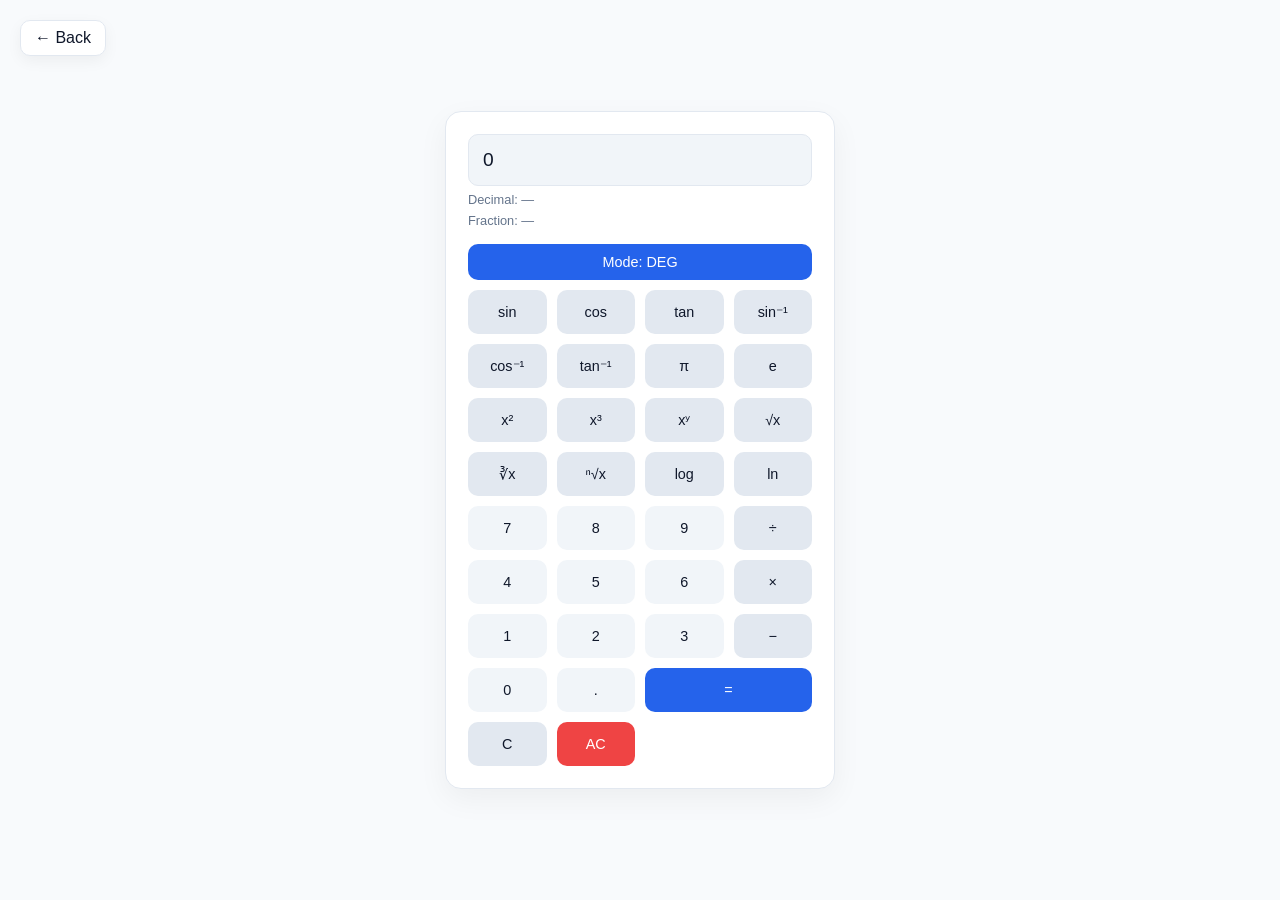
<file: ALL_IN_ONE_CALCULATOR_PROJECT_/scientific.html>
<!DOCTYPE html>
<html lang="en">
<head>
<meta charset="UTF-8">
<title>Scientific Calculator</title>

<style>
:root{
  --bg:#f8fafc;
  --card:#ffffff;
  --border:#e2e8f0;
  --primary:#2563eb;
  --text:#0f172a;
  --muted:#64748b;

  --btn:#f1f5f9;
  --btn-text:#0f172a;
  --op:#e2e8f0;
  --equal:#2563eb;
  --equal-text:#fff;
  --ac:#ef4444;
  --c:#f59e0b;

  --accent-soft:#e0f2fe;
  --accent:#2563eb;
}

*{
  margin:0;
  padding:0;
  box-sizing:border-box;
  font-family:'Segoe UI', sans-serif;
}

body{
  background:var(--bg);
  display:flex;
  justify-content:center;
  align-items:center;
  min-height:100vh;
}

/* BACK BUTTON */
.back-btn{
  position:fixed;
  top:20px;
  left:20px;
  padding:8px 14px;
  border-radius:10px;
  background:var(--card);
  border:1px solid var(--border);
  color:var(--text);
  font-weight:500;
  cursor:pointer;
  box-shadow:0 5px 15px rgba(0,0,0,0.05);
  transition:0.2s;
  z-index:999;
}
.back-btn:hover{
  background:var(--accent-soft);
  color:var(--accent);
}

/* CARD */
.calculator{
  background:var(--card);
  width:390px;
  padding:22px;
  border-radius:16px;
  border:1px solid var(--border);
  box-shadow:0 10px 30px rgba(0,0,0,0.05);
}

/* DISPLAY */
.display{
  background:#f1f5f9;
  color:var(--text);
  padding:14px;
  border-radius:10px;
  font-size:1.2rem;
  min-height:45px;
  border:1px solid var(--border);
}

.output{
  font-size:.8rem;
  margin:6px 0;
  color:var(--muted);
}

/* MODE BUTTON */
.mode{
  width:100%;
  margin:10px 0;
  background:var(--primary);
  border:none;
  color:white;
  padding:10px;
  border-radius:10px;
  cursor:pointer;
  font-weight:500;
}

/* GRID */
.buttons{
  display:grid;
  grid-template-columns:repeat(4,1fr);
  gap:10px;
}

/* BUTTONS */
button{
  padding:14px;
  border:none;
  border-radius:10px;
  background:var(--btn);
  color:var(--btn-text);
  cursor:pointer;
  font-size:.9rem;
}

button:hover{
  background:#e2e8f0;
}

/* SPECIAL */
.op{ background:var(--op); }

.equal{
  grid-column:span 2;
  background:var(--equal);
  color:var(--equal-text);
}
.equal:hover{ background:#1d4ed8; }

.c{ background:#e2e8f0; }

.ac{ background:#ef4444; color:white; }
</style>
</head>

<body>

<div class="back-btn" onclick="goBack()">← Back</div>

<div class="calculator">

<div class="display" id="exp">0</div>
<div class="output">Decimal: <span id="dec">—</span></div>
<div class="output">Fraction: <span id="frac">—</span></div>

<button class="mode" onclick="toggleMode()">
Mode: <span id="modeTxt">DEG</span>
</button>

<div class="buttons">

<button class="op" onclick="trig('sin')">sin</button>
<button class="op" onclick="trig('cos')">cos</button>
<button class="op" onclick="trig('tan')">tan</button>
<button class="op" onclick="invTrig('sin')">sin⁻¹</button>

<button class="op" onclick="invTrig('cos')">cos⁻¹</button>
<button class="op" onclick="invTrig('tan')">tan⁻¹</button>
<button class="op" onclick="add('Math.PI')">π</button>
<button class="op" onclick="add('Math.E')">e</button>

<button class="op" onclick="square()">x²</button>
<button class="op" onclick="cube()">x³</button>
<button class="op" onclick="add('**')">xʸ</button>
<button class="op" onclick="sqrtFn()">√x</button>

<button class="op" onclick="cbrtFn()">∛x</button>
<button class="op" onclick="nthRoot()">ⁿ√x</button>
<button class="op" onclick="log10Fn()">log</button>
<button class="op" onclick="lnFn()">ln</button>

<button onclick="add('7')">7</button>
<button onclick="add('8')">8</button>
<button onclick="add('9')">9</button>
<button class="op" onclick="add('/')">÷</button>

<button onclick="add('4')">4</button>
<button onclick="add('5')">5</button>
<button onclick="add('6')">6</button>
<button class="op" onclick="add('*')">×</button>

<button onclick="add('1')">1</button>
<button onclick="add('2')">2</button>
<button onclick="add('3')">3</button>
<button class="op" onclick="add('-')">−</button>

<button onclick="add('0')">0</button>
<button onclick="add('.')">.</button>
<button class="equal" onclick="calculate()">=</button>

<button class="c" onclick="clearOne()">C</button>
<button class="ac" onclick="allClear()">AC</button>

</div>
</div>

<script>
let exp=document.getElementById("exp"),
dec=document.getElementById("dec"),
frac=document.getElementById("frac"),
isDeg=true;

function add(v){exp.innerText=(exp.innerText==="0")?v:exp.innerText+v}
function clearOne(){exp.innerText=exp.innerText.slice(0,-1)||"0"}
function allClear(){exp.innerText="0";dec.innerText="—";frac.innerText="—"}

function toggleMode(){
  isDeg=!isDeg;
  document.getElementById("modeTxt").innerText=isDeg?"DEG":"RAD";
}

function trig(fn){
  let x=eval(exp.innerText);
  if(isDeg) x*=Math.PI/180;
  show(Math[fn](x));
}

function invTrig(fn){
  let x=eval(exp.innerText);
  let r=Math["a"+fn](x);
  if(isDeg) r*=180/Math.PI;
  show(r);
}

function square(){show(Math.pow(eval(exp.innerText),2))}
function cube(){show(Math.pow(eval(exp.innerText),3))}
function sqrtFn(){show(Math.sqrt(eval(exp.innerText)))}
function cbrtFn(){show(Math.cbrt(eval(exp.innerText)))}

function nthRoot(){
  let x=eval(exp.innerText);
  let n=prompt("Enter n:");
  if(n) show(Math.pow(x,1/n));
}

function log10Fn(){show(Math.log10(eval(exp.innerText)))}
function lnFn(){show(Math.log(eval(exp.innerText)))}

function calculate(){show(eval(exp.innerText))}

function show(v){
  let r = Number.isInteger(v) ? v : Number(v.toFixed(10));
  exp.innerText=r;
  dec.innerText=r;
  frac.innerText=toFraction(r);
}

function toFraction(x){
  if(!isFinite(x)||Number.isInteger(x)) return x;
  let t=1e-6,h1=1,h2=0,k1=0,k2=1,b=x;
  do{
    let a=Math.floor(b);
    [h1,h2]=[a*h1+h2,h1];
    [k1,k2]=[a*k1+k2,k1];
    b=1/(b-a);
  }while(Math.abs(x-h1/k1)>t);
  return h1+"/"+k1;
}

function goBack(){
  if(document.referrer){
    history.back();
  } else {
    window.location.href = "index.html";
  }
}
</script>

</body>
</html>
</file>
